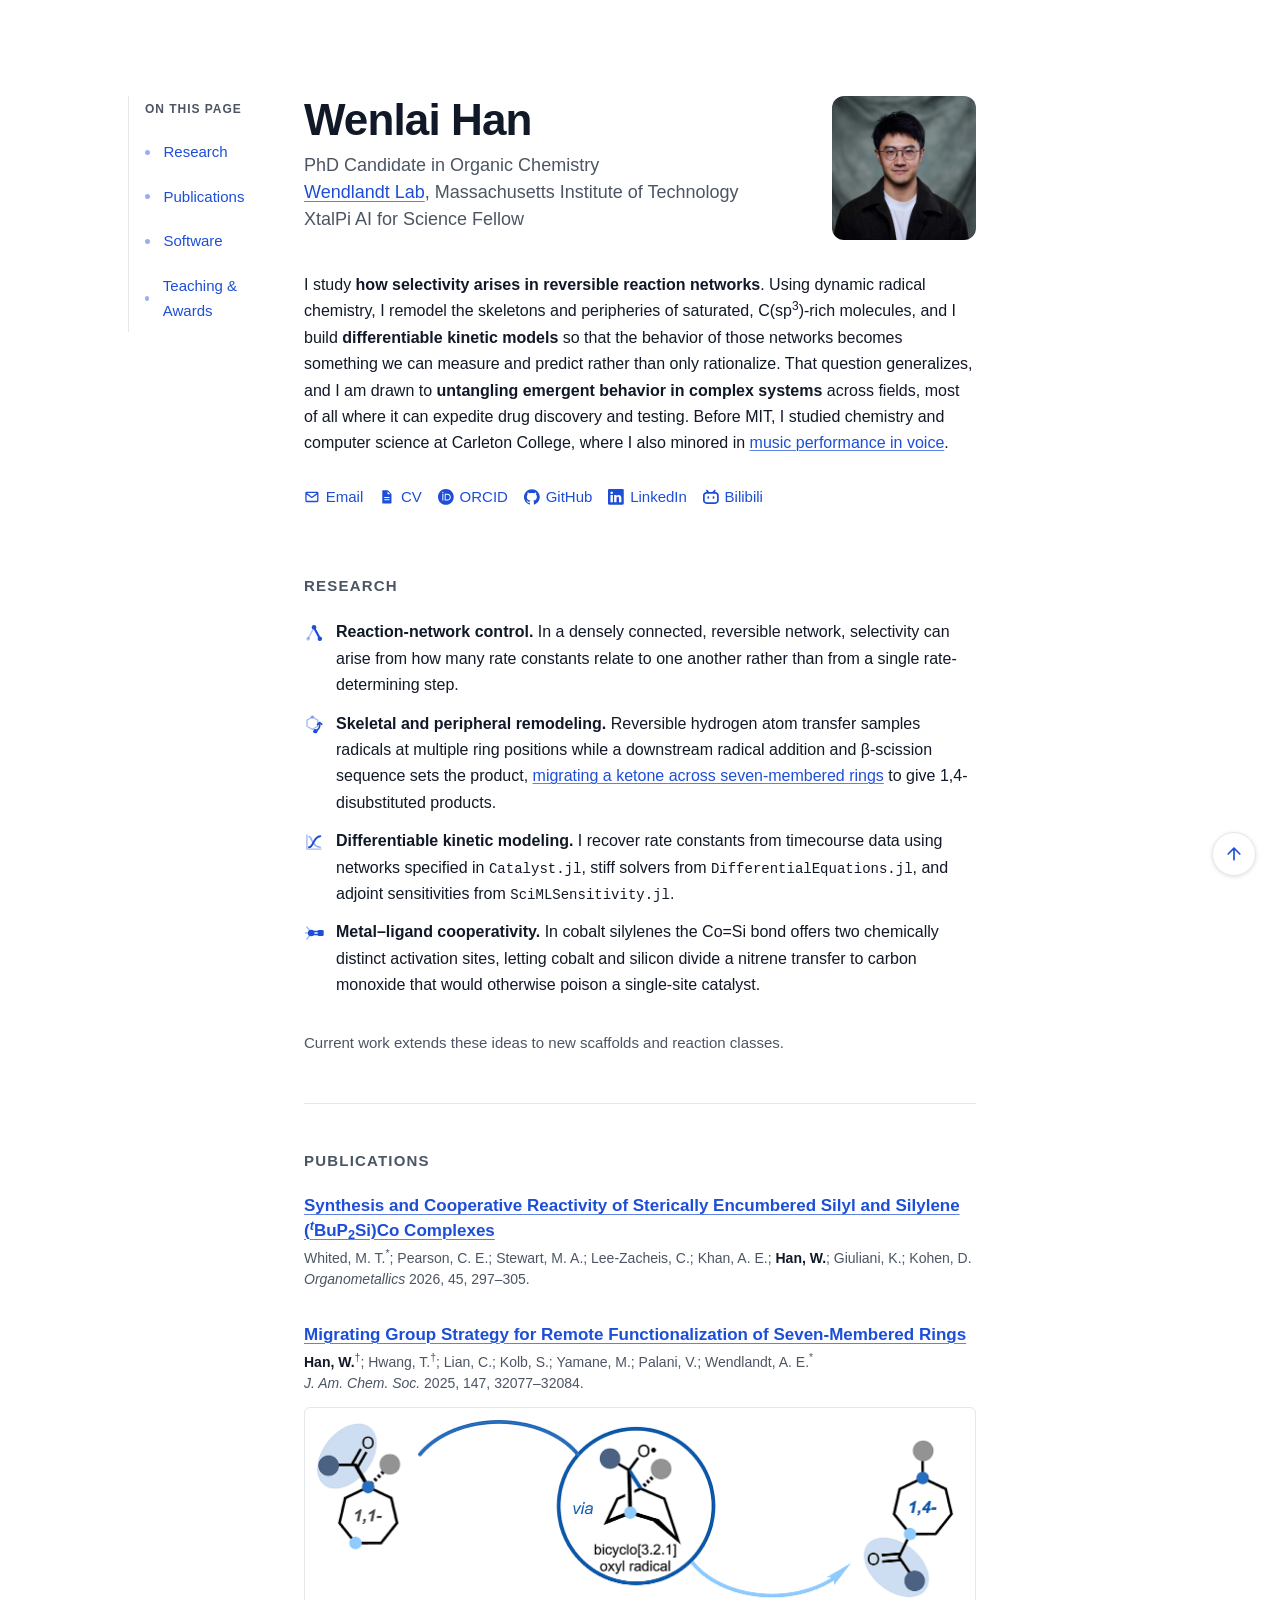
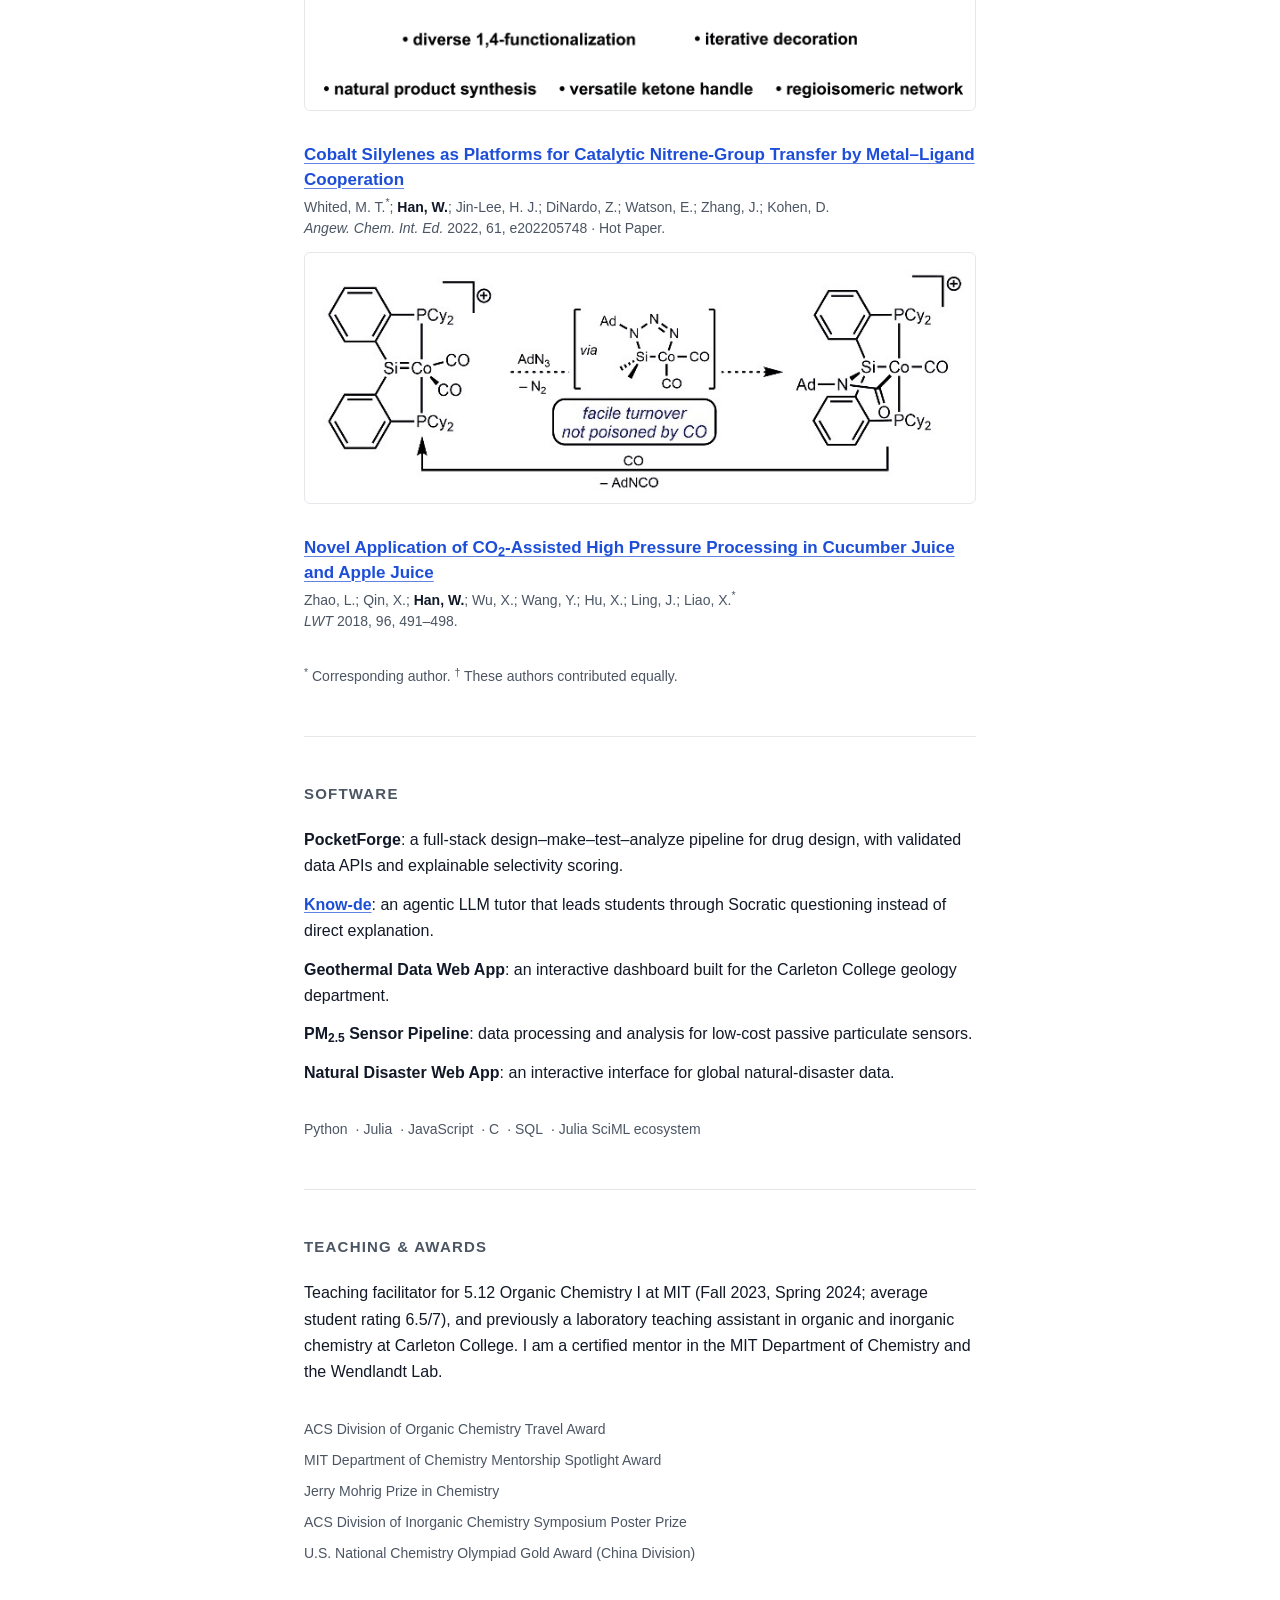
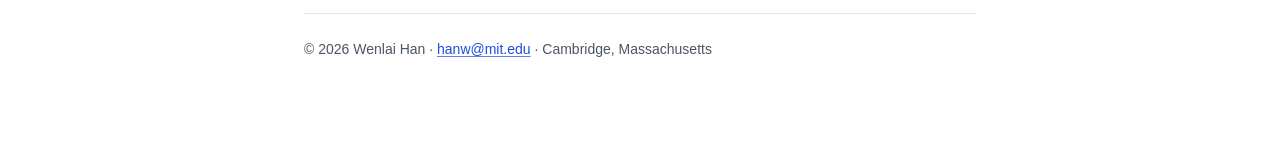
<file: index.html>
<!DOCTYPE html>
<html lang="en">
<head>
<meta charset="utf-8">
<meta name="viewport" content="width=device-width, initial-scale=1">
<title>Wenlai Han · Organic Chemistry PhD Candidate, MIT</title>
<meta name="description" content="Wenlai Han is a PhD candidate in organic chemistry at MIT (Wendlandt Lab), working on reaction-network control, skeletal remodeling of C(sp3)-rich molecules under dynamic kinetic control, and differentiable kinetic modeling.">
<link rel="canonical" href="https://wenlaihan.github.io/">
<meta name="color-scheme" content="light dark">
<meta name="theme-color" media="(prefers-color-scheme: light)" content="#ffffff">
<meta name="theme-color" media="(prefers-color-scheme: dark)" content="#111827">
<meta property="og:type" content="profile">
<meta property="og:title" content="Wenlai Han · Organic Chemistry PhD Candidate, MIT">
<meta property="og:description" content="PhD candidate in organic chemistry at MIT (Wendlandt Lab): reaction-network control, skeletal remodeling under dynamic kinetic control, and differentiable kinetic modeling.">
<meta property="og:url" content="https://wenlaihan.github.io/">
<meta property="og:site_name" content="Wenlai Han">
<meta name="twitter:card" content="summary">
<link rel="icon" href="assets/favicon.svg" type="image/svg+xml">
<link rel="icon" href="assets/favicon-32.png" sizes="32x32" type="image/png">
<link rel="apple-touch-icon" href="assets/apple-touch-icon.png">
<link rel="stylesheet" href="styles.css">
<script type="application/ld+json">
{
  "@context": "https://schema.org",
  "@type": "Person",
  "name": "Wenlai Han",
  "url": "https://wenlaihan.github.io/",
  "email": "hanw@mit.edu",
  "jobTitle": "PhD Candidate in Organic Chemistry",
  "affiliation": {
    "@type": "CollegeOrUniversity",
    "name": "Massachusetts Institute of Technology",
    "url": "https://www.mit.edu/"
  },
  "alumniOf": {
    "@type": "CollegeOrUniversity",
    "name": "Carleton College",
    "url": "https://www.carleton.edu/"
  },
  "knowsAbout": [
    "organic chemistry",
    "reaction networks",
    "photocatalysis",
    "hydrogen atom transfer",
    "chemical kinetics",
    "metal-ligand cooperativity"
  ],
  "sameAs": [
    "https://orcid.org/0000-0001-8648-2300",
    "https://github.com/wenlaihan",
    "https://www.linkedin.com/in/wenlai-han/",
    "https://space.bilibili.com/491515907"
  ]
}
</script>
</head>
<body>

<a class="skip-link" href="#main">Skip to content</a>

<header id="top">
  <div class="hero">
    <div class="hero-text">
      <h1>Wenlai Han</h1>
      <p class="tagline">
        PhD Candidate in Organic Chemistry<br>
        <a href="https://wendlandtlab.mit.edu/">Wendlandt Lab</a>, Massachusetts Institute of Technology<br>
        XtalPi AI for Science Fellow
      </p>
    </div>
    <!-- alt="" because the name is already the h1; a description here would
         only make screen readers announce it twice. -->
    <div class="headshot">
      <img src="assets/photo.jpg" alt="" width="640" height="640" decoding="async">
    </div>
  </div>
</header>

<!-- main opens at the bio so the introduction and contact links are content,
     not banner: a reader who uses the skip link still lands on all of it. -->
<main id="main" tabindex="-1">

  <p>
    I study <strong>how selectivity arises in reversible reaction networks</strong>. Using
    dynamic radical chemistry, I remodel the skeletons and peripheries of saturated,
    C(sp<sup>3</sup>)-rich molecules, and I build <strong>differentiable kinetic
    models</strong> so that the behavior of those networks becomes something we can measure
    and predict rather than only rationalize. That question generalizes, and I am drawn to
    <strong>untangling emergent behavior in complex systems</strong> across fields, most of
    all where it can expedite drug discovery and testing. Before MIT, I studied chemistry
    and computer science at Carleton College, where I also minored in
    <a href="https://imagencloud.carleton.edu/record/62771">music performance in voice</a>.
  </p>

  <!-- role="list" is redundant per spec but restores the list semantics that
       WebKit drops from any list styled with list-style: none. -->
  <ul class="linkrow contact" role="list">
    <li>
      <a href="mailto:hanw@mit.edu">
        <svg class="icon" viewBox="0 0 24 24" aria-hidden="true" focusable="false"><path d="M2 6a2 2 0 0 1 2-2h16a2 2 0 0 1 2 2v12a2 2 0 0 1-2 2H4a2 2 0 0 1-2-2V6Zm2.6 0L12 11.8 19.4 6H4.6ZM20 8.2l-7.4 5.7a1 1 0 0 1-1.2 0L4 8.2V18h16V8.2Z"/></svg>Email</a>
    </li>
    <li>
      <a href="assets/cv.pdf">
        <svg class="icon" viewBox="0 0 24 24" aria-hidden="true" focusable="false"><path fill-rule="evenodd" d="M6 2h7.5L19 7.5V21a1 1 0 0 1-1 1H6a1 1 0 0 1-1-1V3a1 1 0 0 1 1-1Zm7 1.9V8h4.1L13 3.9ZM8 12h8v1.6H8V12Zm0 3.6h8v1.6H8v-1.6Z"/></svg>CV <span class="visually-hidden">(PDF)</span></a>
    </li>
    <li>
      <a href="https://orcid.org/0000-0001-8648-2300">
        <svg class="icon" viewBox="0 0 24 24" aria-hidden="true" focusable="false"><path d="M12 0C5.372 0 0 5.372 0 12s5.372 12 12 12 12-5.372 12-12S18.628 0 12 0zM7.369 4.378c.525 0 .947.431.947.947s-.422.947-.947.947a.95.95 0 0 1-.947-.947c0-.525.422-.947.947-.947zm-.722 3.038h1.444v10.041H6.647V7.416zm3.562 0h3.9c3.712 0 5.344 2.653 5.344 5.025 0 2.578-2.016 5.025-5.325 5.025h-3.919V7.416zm1.444 1.303v7.444h2.297c3.272 0 4.022-2.484 4.022-3.722 0-2.016-1.284-3.722-4.097-3.722h-2.222z"/></svg>ORCID</a>
    </li>
    <li>
      <a href="https://github.com/wenlaihan">
        <svg class="icon" viewBox="0 0 24 24" aria-hidden="true" focusable="false"><path d="M12 .297c-6.63 0-12 5.373-12 12 0 5.303 3.438 9.8 8.205 11.385.6.113.82-.258.82-.577 0-.285-.01-1.04-.015-2.04-3.338.724-4.042-1.61-4.042-1.61C4.422 18.07 3.633 17.7 3.633 17.7c-1.087-.744.084-.729.084-.729 1.205.084 1.838 1.236 1.838 1.236 1.07 1.835 2.809 1.305 3.495.998.108-.776.417-1.305.76-1.605-2.665-.3-5.466-1.332-5.466-5.93 0-1.31.465-2.38 1.235-3.22-.135-.303-.54-1.523.105-3.176 0 0 1.005-.322 3.3 1.23.96-.267 1.98-.399 3-.405 1.02.006 2.04.138 3 .405 2.28-1.552 3.285-1.23 3.285-1.23.645 1.653.24 2.873.12 3.176.765.84 1.23 1.91 1.23 3.22 0 4.61-2.805 5.625-5.475 5.92.42.36.81 1.096.81 2.22 0 1.606-.015 2.896-.015 3.286 0 .315.21.69.825.57C20.565 22.092 24 17.592 24 12.297c0-6.627-5.373-12-12-12"/></svg>GitHub</a>
    </li>
    <li>
      <a href="https://www.linkedin.com/in/wenlai-han/">
        <svg class="icon" viewBox="0 0 16 16" aria-hidden="true" focusable="false"><path d="M0 1.146C0 .513.526 0 1.175 0h13.65C15.474 0 16 .513 16 1.146v13.708c0 .633-.526 1.146-1.175 1.146H1.175C.526 16 0 15.487 0 14.854V1.146zm4.943 12.248V6.169H2.542v7.225h2.401zm-1.2-8.212c.837 0 1.358-.554 1.358-1.248-.015-.709-.52-1.248-1.342-1.248-.822 0-1.359.54-1.359 1.248 0 .694.521 1.248 1.327 1.248h.016zm4.908 8.212V9.359c0-.216.016-.432.08-.586.173-.431.568-.878 1.232-.878.869 0 1.216.662 1.216 1.634v3.865h2.401V9.25c0-2.22-1.184-3.252-2.764-3.252-1.274 0-1.845.7-2.165 1.193v.025h-.016a5.54 5.54 0 0 1 .016-.025V6.169h-2.4c.03.678 0 7.225 0 7.225h2.4z"/></svg>LinkedIn</a>
    </li>
    <li>
      <a href="https://space.bilibili.com/491515907">
        <svg class="icon" viewBox="0 0 24 24" aria-hidden="true" focusable="false"><path d="M17.813 4.653h.854c1.51.054 2.769.578 3.773 1.574 1.004.995 1.524 2.249 1.56 3.76v7.36c-.036 1.51-.556 2.769-1.56 3.773s-2.262 1.524-3.773 1.56H5.333c-1.51-.036-2.769-.556-3.773-1.56S.036 18.858 0 17.347v-7.36c.036-1.511.556-2.765 1.56-3.76 1.004-.996 2.262-1.52 3.773-1.574h.774l-1.174-1.12a1.234 1.234 0 0 1-.373-.906c0-.356.124-.658.373-.907l.027-.027c.267-.249.573-.373.92-.373.347 0 .653.124.92.373L9.653 4.44c.071.071.134.142.187.213h4.267a.836.836 0 0 1 .16-.213l2.853-2.747c.267-.249.573-.373.92-.373.347 0 .662.151.929.4.267.249.391.551.391.907 0 .355-.124.657-.373.906zM5.333 7.24c-.746.018-1.373.276-1.88.773-.506.498-.769 1.13-.786 1.894v7.52c.017.764.28 1.395.786 1.893.507.498 1.134.756 1.88.773h13.334c.746-.017 1.373-.275 1.88-.773.506-.498.769-1.129.786-1.893v-7.52c-.017-.765-.28-1.396-.786-1.894-.507-.497-1.134-.755-1.88-.773zM8 11.107c.373 0 .684.124.933.373.25.249.383.569.4.96v1.173c-.017.391-.15.711-.4.96-.249.25-.56.374-.933.374s-.684-.125-.933-.374c-.25-.249-.383-.569-.4-.96V12.44c0-.373.129-.689.386-.947.258-.257.574-.386.947-.386zm8 0c.373 0 .684.124.933.373.25.249.383.569.4.96v1.173c-.017.391-.15.711-.4.96-.249.25-.56.374-.933.374s-.684-.125-.933-.374c-.25-.249-.383-.569-.4-.96V12.44c.017-.391.15-.711.4-.96.249-.249.56-.373.933-.373Z"/></svg>Bilibili</a>
    </li>
  </ul>

  <!-- One nav, restyled by viewport: an inline row on narrow screens, a fixed
       rail in the left gutter on wide ones. Keeping a single element avoids
       exposing two navigation landmarks for the same links. -->
  <nav class="linkrow section-nav" aria-label="Sections">
    <span class="nav-label">On this page</span>
    <a href="#research">Research</a>
    <a href="#publications">Publications</a>
    <a href="#software">Software</a>
    <a href="#teaching">Teaching &amp; Awards</a>
  </nav>

  <section id="research">
    <h2>Research</h2>
    <!-- Motifs are drawn rather than extracted so they take their colour from
         the theme and stay sharp at any zoom. Decorative: each one restates the
         sentence beside it, so they carry no alt text of their own. -->
    <ul class="stack research" role="list">
      <li>
        <svg class="motif" viewBox="0 0 24 24" aria-hidden="true" focusable="false">
          <g fill="none" stroke="currentColor" stroke-linecap="round">
            <path d="M12 5.5L5 18.5M12 5.5L19 18.5" stroke-width="1.6" opacity=".35"/>
            <path d="M12 5.5L19 18.5" stroke-width="2.6"/>
          </g>
          <g fill="currentColor">
            <circle cx="12" cy="5" r="2.7"/>
            <circle cx="19" cy="19" r="2.7"/>
            <circle cx="5" cy="19" r="2.2" opacity=".35"/>
          </g>
        </svg>
        <p>
          <strong>Reaction-network control.</strong> In a densely connected, reversible
          network, selectivity can arise from how many rate constants relate to one another
          rather than from a single rate-determining step.
        </p>
      </li>
      <li>
        <svg class="motif" viewBox="0 0 24 24" aria-hidden="true" focusable="false">
          <g fill="none" stroke="currentColor" stroke-linecap="round" stroke-linejoin="round">
            <path d="M10 3.6l6.4 3.7v7.4L10 18.4 3.6 14.7V7.3z" stroke-width="1.7" opacity=".38"/>
            <path d="M14 20.4q6-2.6 4.6-9.4" stroke-width="2"/>
            <path d="M21.4 12.4l-2.8-2.2-2.4 2.6" stroke-width="2"/>
          </g>
          <g fill="currentColor">
            <circle cx="10" cy="3.6" r="2.2" opacity=".38"/>
            <circle cx="13.6" cy="20.6" r="2.6"/>
          </g>
        </svg>
        <p>
          <strong>Skeletal and peripheral remodeling.</strong> Reversible hydrogen atom
          transfer samples radicals at multiple ring positions while a downstream radical
          addition and β-scission sequence sets the product,
          <a href="#publications">migrating a ketone across seven-membered rings</a> to give
          1,4-disubstituted products.
        </p>
      </li>
      <li>
        <svg class="motif" viewBox="0 0 24 24" aria-hidden="true" focusable="false">
          <g fill="none" stroke="currentColor" stroke-linecap="round">
            <path d="M3.5 3.5v17h17" stroke-width="1.7" opacity=".38"/>
            <path d="M6 5.5c4 0 2.5 12 13.5 12.8" stroke-width="1.8" opacity=".45"/>
            <path d="M6 18.3c6 0 4.5-12.8 13.5-13.3" stroke-width="2.4"/>
          </g>
        </svg>
        <p>
          <strong>Differentiable kinetic modeling.</strong> I recover rate constants from
          timecourse data using networks specified in <code>Catalyst.jl</code>, stiff solvers
          from <code>DifferentialEquations.jl</code>, and adjoint sensitivities from
          <code>SciMLSensitivity.jl</code>.
        </p>
      </li>
      <li>
        <!-- A metal centre carrying its own ligand stubs, double-bonded to a
             square silicon. Two identical nodes joined by a double line would
             read as an alkene; the asymmetry and the square prevent that. -->
        <svg class="motif" viewBox="0 0 24 24" aria-hidden="true" focusable="false">
          <g fill="none" stroke="currentColor" stroke-linecap="round">
            <path d="M6.6 8.6L3.4 4.8M6.6 15.4L3.4 19.2M4.6 12H1.8" stroke-width="1.7" opacity=".4"/>
            <path d="M12.4 10.2h4.2M12.4 13.8h4.2" stroke-width="2"/>
          </g>
          <g fill="currentColor">
            <circle cx="8.6" cy="12" r="4"/>
            <rect x="16.4" y="8.4" width="7.2" height="7.2" rx="1.4"/>
          </g>
        </svg>
        <p>
          <strong>Metal–ligand cooperativity.</strong> In cobalt silylenes the Co=Si bond
          offers two chemically distinct activation sites, letting cobalt and silicon divide
          a nitrene transfer to carbon monoxide that would otherwise poison a single-site
          catalyst.
        </p>
      </li>
    </ul>
    <p class="note">Current work extends these ideas to new scaffolds and reaction classes.</p>
  </section>

  <section id="publications">
    <h2>Publications</h2>
    <ul class="pubs" role="list">

      <li>
        <p class="pub-title">
          <a href="https://doi.org/10.1021/acs.organomet.5c00430">Synthesis and Cooperative Reactivity of Sterically Encumbered Silyl and Silylene (<sup><i>t</i></sup>BuP<sub>2</sub>Si)Co Complexes</a>
        </p>
        <p class="pub-authors">
          Whited, M. T.<sup aria-hidden="true">*</sup><span class="visually-hidden">(corresponding
          author)</span>; Pearson, C. E.; Stewart, M. A.; Lee-Zacheis, C.; Khan, A. E.;
          <strong>Han, W.</strong>; Giuliani, K.; Kohen, D.
        </p>
        <p class="pub-venue"><i>Organometallics</i> 2026, 45, 297–305.</p>
      </li>

      <li>
        <p class="pub-title">
          <a href="https://doi.org/10.1021/jacs.5c10470">Migrating Group Strategy for Remote Functionalization of Seven-Membered Rings</a>
        </p>
        <p class="pub-authors">
          <strong>Han, W.</strong><sup aria-hidden="true">†</sup><span
          class="visually-hidden">(equal contribution)</span>; Hwang, T.<sup
          aria-hidden="true">†</sup><span class="visually-hidden">(equal
          contribution)</span>; Lian, C.; Kolb, S.; Yamane, M.; Palani, V.;
          Wendlandt, A. E.<sup aria-hidden="true">*</sup><span class="visually-hidden">(corresponding
          author)</span>
        </p>
        <p class="pub-venue"><i>J. Am. Chem. Soc.</i> 2025, 147, 32077–32084.</p>
        <a class="toc-link" href="https://doi.org/10.1021/jacs.5c10470">
          <img class="toc" src="assets/toc-jacs-2025.png" width="1302" height="561"
               loading="lazy" decoding="async"
               alt="Graphical abstract: a 1,1-disubstituted acylcycloheptane converts by way of a bicyclo[3.2.1] oxyl radical into its 1,4-disubstituted isomer."></a>
      </li>

      <li>
        <p class="pub-title">
          <a href="https://doi.org/10.1002/anie.202205748">Cobalt Silylenes as Platforms for Catalytic Nitrene-Group Transfer by Metal–Ligand Cooperation</a>
        </p>
        <p class="pub-authors">
          Whited, M. T.<sup aria-hidden="true">*</sup><span class="visually-hidden">(corresponding
          author)</span>; <strong>Han, W.</strong>; Jin-Lee, H. J.; DiNardo, Z.; Watson, E.;
          Zhang, J.; Kohen, D.
        </p>
        <p class="pub-venue"><i>Angew. Chem. Int. Ed.</i> 2022, 61, e202205748 · Hot Paper.</p>
        <a class="toc-link" href="https://doi.org/10.1002/anie.202205748">
          <img class="toc" src="assets/toc-angew-2022.png" width="725" height="254"
               loading="lazy" decoding="async"
               alt="Scheme: a cationic cobalt silylene turns adamantyl azide and carbon monoxide into adamantyl isocyanate, with turnover that carbon monoxide does not poison."></a>
      </li>

      <li>
        <p class="pub-title">
          <a href="https://doi.org/10.1016/j.lwt.2018.06.003">Novel Application of CO<sub>2</sub>-Assisted High Pressure Processing in Cucumber Juice and Apple Juice</a>
        </p>
        <p class="pub-authors">
          Zhao, L.; Qin, X.; <strong>Han, W.</strong>; Wu, X.; Wang, Y.; Hu, X.; Ling, J.;
          Liao, X.<sup aria-hidden="true">*</sup><span class="visually-hidden">(corresponding
          author)</span>
        </p>
        <p class="pub-venue"><i>LWT</i> 2018, 96, 491–498.</p>
      </li>

    </ul>
    <p class="footnote">
      <sup>*</sup> Corresponding author. <sup>†</sup> These authors contributed equally.
    </p>
  </section>

  <section id="software">
    <h2>Software</h2>
    <ul class="stack" role="list">
      <li><strong>PocketForge</strong>: a full-stack design–make–test–analyze pipeline for drug design, with validated data APIs and explainable selectivity scoring.</li>
      <li><strong><a href="https://devpost.com/software/know-de">Know-de</a></strong>: an agentic LLM tutor that leads students through Socratic questioning instead of direct explanation.</li>
      <li><strong>Geothermal Data Web App</strong>: an interactive dashboard built for the Carleton College geology department.</li>
      <li><strong>PM<sub>2.5</sub> Sensor Pipeline</strong>: data processing and analysis for low-cost passive particulate sensors.</li>
      <li><strong>Natural Disaster Web App</strong>: an interactive interface for global natural-disaster data.</li>
    </ul>
    <ul class="meta inline-list" role="list">
      <li>Python</li>
      <li>Julia</li>
      <li>JavaScript</li>
      <li>C</li>
      <li>SQL</li>
      <li>Julia SciML ecosystem</li>
    </ul>
  </section>

  <section id="teaching">
    <h2>Teaching &amp; Awards</h2>
    <p>
      Teaching facilitator for 5.12 Organic Chemistry I at MIT (Fall 2023, Spring 2024;
      average student rating 6.5/7), and previously a laboratory teaching assistant in
      organic and inorganic chemistry at Carleton College. I am a certified mentor in the
      MIT Department of Chemistry and the Wendlandt Lab.
    </p>
    <ul class="meta stack awards" role="list">
      <li>ACS Division of Organic Chemistry Travel Award</li>
      <li>MIT Department of Chemistry Mentorship Spotlight Award</li>
      <li>Jerry Mohrig Prize in Chemistry</li>
      <li>ACS Division of Inorganic Chemistry Symposium Poster Prize</li>
      <li>U.S. National Chemistry Olympiad Gold Award (China Division)</li>
    </ul>
  </section>

</main>

<footer>
  <p>© 2026 Wenlai Han · <a href="mailto:hanw@mit.edu">hanw@mit.edu</a> · Cambridge, Massachusetts</p>
</footer>

<script>
// Lights the nav link for the section currently under the reading band.
// CSS alone cannot do this: with scroll timelines every section in view
// matches at once, so several links light together. Without this script the
// stylesheet still highlights whichever link was last clicked.
(() => {
  const entries = [];
  for (const a of document.querySelectorAll('.section-nav a[href^="#"]')) {
    const section = document.querySelector(a.getAttribute('href'));
    if (section) entries.push({ section, link: a });
  }
  if (!entries.length) return;

  document.documentElement.classList.add('js');

  const update = () => {
    // The last section to have crossed a line a third of the way down is the
    // one being read. The final section can never reach that line on its own,
    // so hitting the bottom of the page selects it directly.
    const line = window.innerHeight / 3;
    const atBottom =
      window.innerHeight + window.scrollY >= document.documentElement.scrollHeight - 2;

    let current = null;
    if (atBottom) {
      current = entries[entries.length - 1];
    } else {
      for (const entry of entries) {
        if (entry.section.getBoundingClientRect().top <= line) current = entry;
      }
    }

    for (const entry of entries) {
      if (entry === current) entry.link.setAttribute('aria-current', 'location');
      else entry.link.removeAttribute('aria-current');
    }
  };

  let queued = false;
  const schedule = () => {
    if (queued) return;
    queued = true;
    requestAnimationFrame(() => {
      queued = false;
      update();
    });
  };

  addEventListener('scroll', schedule, { passive: true });
  addEventListener('resize', schedule);
  update();
})();
</script>

<a class="to-top" href="#top" aria-label="Back to top">
  <svg viewBox="0 0 24 24" width="20" height="20" aria-hidden="true" focusable="false">
    <path d="M12 19V5M5 12l7-7 7 7" fill="none" stroke="currentColor" stroke-width="2"
          stroke-linecap="round" stroke-linejoin="round"/>
  </svg>
</a>

</body>
</html>
</file>
<file: styles.css>
/* ==========================================================================
   Wenlai Han, personal research site
   Palette derived from wendlandtlab.com (white ground, cool-gray ink,
   blue accent). Dark theme keeps the same hues with inverted lightness.
   ========================================================================== */

:root {
  color-scheme: light dark;

  --bg: #ffffff;
  --surface: #f3f4f6;
  --text: #111827;
  --muted: #4b5563;
  --accent: #1d4ed8;
  --accent-strong: #1e40af;
  --hairline: #e5e7eb;

  --font-sans: ui-sans-serif, -apple-system, BlinkMacSystemFont, "Segoe UI",
    Roboto, "Helvetica Neue", Arial, sans-serif;
  --font-mono: ui-monospace, SFMono-Regular, "SF Mono", Menlo, Consolas,
    "Liberation Mono", monospace;

  --s1: 0.25rem;
  --s2: 0.5rem;
  --s3: 0.75rem;
  --s4: 1rem;
  --s5: 1.5rem;
  --s6: 2rem;
  --s7: 3rem;
  --s8: 4rem;
  --s9: 6rem;

  --measure: 42rem;
}

@media (prefers-color-scheme: dark) {
  :root {
    --bg: #111827;
    --surface: #1f2937;
    --text: #f3f4f6;
    --muted: #9ca3af;
    --accent: #93c5fd;
    --accent-strong: #bfdbfe;
    --hairline: #374151;
  }
}

/* --------------------------------------------------------------------------
   Base
   -------------------------------------------------------------------------- */

*,
*::before,
*::after {
  box-sizing: border-box;
}

html {
  scroll-behavior: smooth;
  -webkit-text-size-adjust: 100%;
}

body {
  margin: 0;
  padding: var(--s7) var(--s5) var(--s8);
  background: var(--bg);
  color: var(--text);
  font-family: var(--font-sans);
  font-size: 1rem;
  line-height: 1.65;
}

@media (min-width: 40em) {
  body {
    padding: var(--s9) var(--s6);
  }
}

header,
main,
footer {
  max-width: var(--measure);
  margin-inline: auto;
}

p {
  margin: 0 0 var(--s4);
}

p:last-child {
  margin-bottom: 0;
}

code {
  font-family: var(--font-mono);
  font-size: 0.875em;
}

/* Raised and lowered figures are offset from the baseline rather than aligned
   by the browser default, which would grow the line box and leave uneven gaps
   around lines carrying C(sp3), CO2, or a dagger. */
sup,
sub {
  font-size: 0.75em;
  line-height: 0;
  position: relative;
  vertical-align: baseline;
}

sup {
  top: -0.5em;
}

sub {
  bottom: -0.25em;
}

/* --------------------------------------------------------------------------
   Links
   -------------------------------------------------------------------------- */

/* Link colour alone sits below 3:1 against body text, so the underline is the
   accessible affordance, not decoration, so it has to stay clearly visible. */
a {
  color: var(--accent);
  text-decoration: underline;
  text-decoration-thickness: 1px;
  text-underline-offset: 0.15em;
  text-decoration-color: var(--accent);
  text-decoration-color: color-mix(in srgb, var(--accent) 70%, transparent);
  transition: color 0.12s ease, text-decoration-color 0.12s ease;
}

a:hover {
  color: var(--accent-strong);
  text-decoration-color: currentColor;
}

:focus-visible {
  outline: 2px solid var(--accent);
  outline-offset: 2px;
}

/* Focused only via the skip link, never in the tab order. */
main[tabindex="-1"]:focus {
  outline: none;
}

/* Standalone link rows read as controls, so they carry no resting underline. */
.linkrow a,
.skip-link {
  text-decoration: none;
}

.linkrow a:hover,
.linkrow a:focus-visible {
  text-decoration: underline;
  text-decoration-thickness: 1px;
  text-underline-offset: 0.15em;
}

.skip-link {
  position: absolute;
  left: -9999px;
  top: var(--s2);
  padding: var(--s2) var(--s3);
  background: var(--surface);
  color: var(--accent);
  border: 1px solid var(--hairline);
  border-radius: 4px;
  box-shadow: 0 1px 3px rgb(0 0 0 / 0.15);
}

.skip-link:focus {
  left: var(--s2);
}

/* --------------------------------------------------------------------------
   Header / hero
   -------------------------------------------------------------------------- */

.hero {
  display: flex;
  flex-direction: column-reverse;
  align-items: flex-start;
  gap: var(--s5);
  margin-bottom: var(--s6);
}

@media (min-width: 40em) {
  .hero {
    flex-direction: row;
    justify-content: space-between;
    gap: var(--s7);
  }
}

.hero-text {
  flex: 1 1 auto;
  min-width: 0;
}

h1 {
  margin: 0 0 var(--s2);
  font-size: clamp(2rem, 5vw + 1rem, 2.75rem);
  font-weight: 700;
  line-height: 1.1;
  letter-spacing: -0.02em;
}

.tagline {
  margin: 0;
  font-size: 1.125rem;
  line-height: 1.5;
  color: var(--muted);
}

.headshot {
  flex: 0 0 auto;
  margin: 0;
  width: 7rem;
  height: 7rem;
}

@media (min-width: 40em) {
  .headshot {
    width: 9rem;
    height: 9rem;
  }
}

.headshot img {
  display: block;
  width: 100%;
  height: 100%;
  border-radius: 0.75rem;
  object-fit: cover;
  background: var(--surface);
}

/* --------------------------------------------------------------------------
   Link rows (contact + section nav)
   -------------------------------------------------------------------------- */

.linkrow {
  display: flex;
  flex-wrap: wrap;
  /* Row gap clears the 4px focus ring when the row wraps. */
  gap: var(--s2) var(--s4);
  margin: 0;
  padding: 0;
  list-style: none;
  font-size: 0.9375rem;
}

.linkrow a {
  display: inline-flex;
  align-items: center;
  gap: 0.4em;
  padding: var(--s1) 0;
}

/* Marks sit beside their label rather than replacing it, so the row stays
   readable when an icon is unfamiliar. */
.icon {
  width: 1.05em;
  height: 1.05em;
  flex: 0 0 auto;
  fill: currentColor;
}

.contact {
  margin-top: var(--s5);
}

.section-nav {
  margin-top: var(--s4);
  padding-top: var(--s4);
  border-top: 1px solid var(--hairline);
  align-items: baseline;
}

.nav-label {
  font-size: 0.75rem;
  font-weight: 600;
  letter-spacing: 0.08em;
  text-transform: uppercase;
  color: var(--muted);
}

.section-nav a::before {
  content: "";
  width: 5px;
  height: 5px;
  margin-right: 0.5em;
  border-radius: 50%;
  background: currentColor;
  opacity: 0.45;
}

.section-nav a:hover::before,
.section-nav a:focus-visible::before {
  opacity: 1;
}

/* Set by the scrollspy on the section currently being read. */
.section-nav a[aria-current] {
  color: var(--text);
  font-weight: 600;
}

.section-nav a[aria-current]::before {
  background: var(--accent);
  opacity: 1;
}

/* Fallback when the script does not run: mark the link that was last followed.
   Suppressed once the scrollspy is live, or a stale :target would stay lit
   alongside the current section. */
html:not(.js) body:has(#research:target) .section-nav a[href="#research"],
html:not(.js) body:has(#publications:target) .section-nav a[href="#publications"],
html:not(.js) body:has(#software:target) .section-nav a[href="#software"],
html:not(.js) body:has(#teaching:target) .section-nav a[href="#teaching"] {
  color: var(--text);
  font-weight: 600;
}

html:not(.js) body:has(#research:target) .section-nav a[href="#research"]::before,
html:not(.js) body:has(#publications:target) .section-nav a[href="#publications"]::before,
html:not(.js) body:has(#software:target) .section-nav a[href="#software"]::before,
html:not(.js) body:has(#teaching:target) .section-nav a[href="#teaching"]::before {
  background: var(--accent);
  opacity: 1;
}

/* Wide screens have empty gutters, so the same nav becomes a fixed rail beside
   the column instead of a row above it. 32rem = half the 42rem measure plus the
   rail's own width and gap, so it never collides with the text. */
@media (min-width: 70em) {
  .section-nav {
    position: fixed;
    /* Matches body's top padding, so the rail opens level with the h1 and then
       stays put as the page scrolls. */
    top: var(--s9);
    left: calc(50% - 32rem);
    flex-direction: column;
    align-items: flex-start;
    gap: var(--s3);
    width: 9rem;
    margin: 0;
    padding: var(--s1) 0 var(--s1) var(--s4);
    border-top: 0;
    border-left: 1px solid var(--hairline);
  }

  .nav-label {
    margin-bottom: var(--s1);
  }

}

/* --------------------------------------------------------------------------
   Sections
   -------------------------------------------------------------------------- */

section,
main[tabindex="-1"] {
  scroll-margin-top: var(--s5);
}

main > section:first-of-type {
  margin-top: var(--s7);
}

section + section {
  margin-top: var(--s6);
  padding-top: var(--s6);
  border-top: 1px solid var(--hairline);
}

@media (min-width: 40em) {
  main > section:first-of-type {
    margin-top: var(--s8);
  }

  section + section {
    margin-top: var(--s7);
    padding-top: var(--s7);
  }
}

h2 {
  margin: 0 0 var(--s5);
  font-size: 0.9375rem;
  font-weight: 600;
  line-height: 1.2;
  letter-spacing: 0.08em;
  text-transform: uppercase;
  color: var(--muted);
}

.note {
  margin: var(--s6) 0 0;
  color: var(--muted);
  font-size: 0.9375rem;
}

/* --------------------------------------------------------------------------
   Research motifs
   -------------------------------------------------------------------------- */

.research {
  gap: var(--s5);
}

.research li {
  display: flex;
  align-items: flex-start;
  gap: var(--s3);
}

/* Opens the bullet at roughly cap height, so the text hangs beside it. */
.motif {
  flex: 0 0 auto;
  width: 1.25rem;
  height: 1.25rem;
  margin-top: 0.24rem;
  color: var(--accent);
}

/* --------------------------------------------------------------------------
   Publications
   -------------------------------------------------------------------------- */

.pubs {
  display: grid;
  gap: var(--s6);
  margin: 0;
  padding: 0;
  list-style: none;
}

.pub-title {
  margin: 0 0 var(--s1);
  font-size: 1.0625rem;
  font-weight: 600;
  /* Keeps a single-line title's click target above the 24px minimum. */
  line-height: 1.45;
}

.pub-authors,
.pub-venue {
  margin: 0;
  font-size: 0.875rem;
  line-height: 1.55;
  color: var(--muted);
}

.pub-authors strong {
  color: var(--text);
  font-weight: 600;
}

/* Graphical abstracts are black line art drawn for print, so they keep a paper
   plate in both themes; on dark backgrounds it is dimmed slightly so it does
   not glare beside the surrounding text. */
.toc-link {
  display: block;
  text-decoration: none;
}

.toc {
  display: block;
  width: 100%;
  height: auto;
  margin-top: var(--s3);
  padding: var(--s3);
  background: #ffffff;
  border: 1px solid var(--hairline);
  border-radius: 6px;
  transition: border-color 0.12s ease;
}

.toc-link:hover .toc,
.toc-link:focus-visible .toc {
  border-color: var(--accent);
}

@media (prefers-color-scheme: dark) {
  .toc {
    filter: brightness(0.88);
  }
}

.footnote {
  margin: var(--s6) 0 0;
  font-size: 0.875rem;
  color: var(--muted);
}

/* --------------------------------------------------------------------------
   Compact lists (software, teaching, awards)
   -------------------------------------------------------------------------- */

.stack {
  display: grid;
  gap: var(--s3);
  margin: 0;
  padding: 0;
  list-style: none;
}

.stack strong {
  font-weight: 600;
}

.meta {
  margin: var(--s6) 0 0;
  font-size: 0.875rem;
  color: var(--muted);
}

/* Runs of items that read as one line but must stay a list, so screen readers
   announce the item boundaries the middots only imply visually. */
.inline-list {
  display: flex;
  flex-wrap: wrap;
  gap: 0 var(--s2);
  padding: 0;
  list-style: none;
}

.inline-list li + li::before {
  content: "·\00a0";
}

/* Long entries read better stacked than wrapped into a ragged row. */
.awards {
  gap: var(--s2);
}

.visually-hidden {
  position: absolute;
  width: 1px;
  height: 1px;
  margin: -1px;
  padding: 0;
  overflow: hidden;
  clip-path: inset(50%);
  white-space: nowrap;
  border: 0;
}

/* --------------------------------------------------------------------------
   Footer
   -------------------------------------------------------------------------- */

footer {
  margin-top: var(--s6);
  padding-top: var(--s5);
  border-top: 1px solid var(--hairline);
  font-size: 0.875rem;
  color: var(--muted);
}

@media (min-width: 40em) {
  footer {
    margin-top: var(--s7);
  }
}

/* --------------------------------------------------------------------------
   Back to top
   -------------------------------------------------------------------------- */

.to-top {
  position: fixed;
  right: var(--s5);
  bottom: var(--s5);
  display: grid;
  place-items: center;
  width: 2.75rem;
  height: 2.75rem;
  border: 1px solid var(--hairline);
  border-radius: 50%;
  background: var(--bg);
  color: var(--accent);
  text-decoration: none;
  box-shadow: 0 1px 4px rgb(0 0 0 / 0.12);
}

.to-top:hover {
  color: var(--accent-strong);
  border-color: var(--accent);
}

/* Fades in past the first screen where scroll-driven animation is supported.
   Everywhere else the control is simply always present, which is harmless. */
@supports (animation-timeline: scroll()) {
  .to-top {
    animation: to-top-reveal linear both;
    animation-timeline: scroll(root block);
    animation-range: 240px 480px;
  }

  @keyframes to-top-reveal {
    from {
      opacity: 0;
      visibility: hidden;
    }

    to {
      opacity: 1;
      visibility: visible;
    }
  }
}

/* --------------------------------------------------------------------------
   Error page
   -------------------------------------------------------------------------- */

.centered {
  display: grid;
  gap: var(--s4);
  justify-items: start;
}

@media (prefers-reduced-motion: reduce) {
  html {
    scroll-behavior: auto;
  }

  *,
  *::before,
  *::after {
    animation-duration: 0.01ms !important;
    animation-iteration-count: 1 !important;
    transition-duration: 0.01ms !important;
    transition-delay: 0ms !important;
    scroll-behavior: auto !important;
  }

  /* The blanket rule above would strand the scroll-driven reveal, so pin the
     control visible instead. */
  .to-top {
    opacity: 1;
    visibility: visible;
  }
}
</file>
